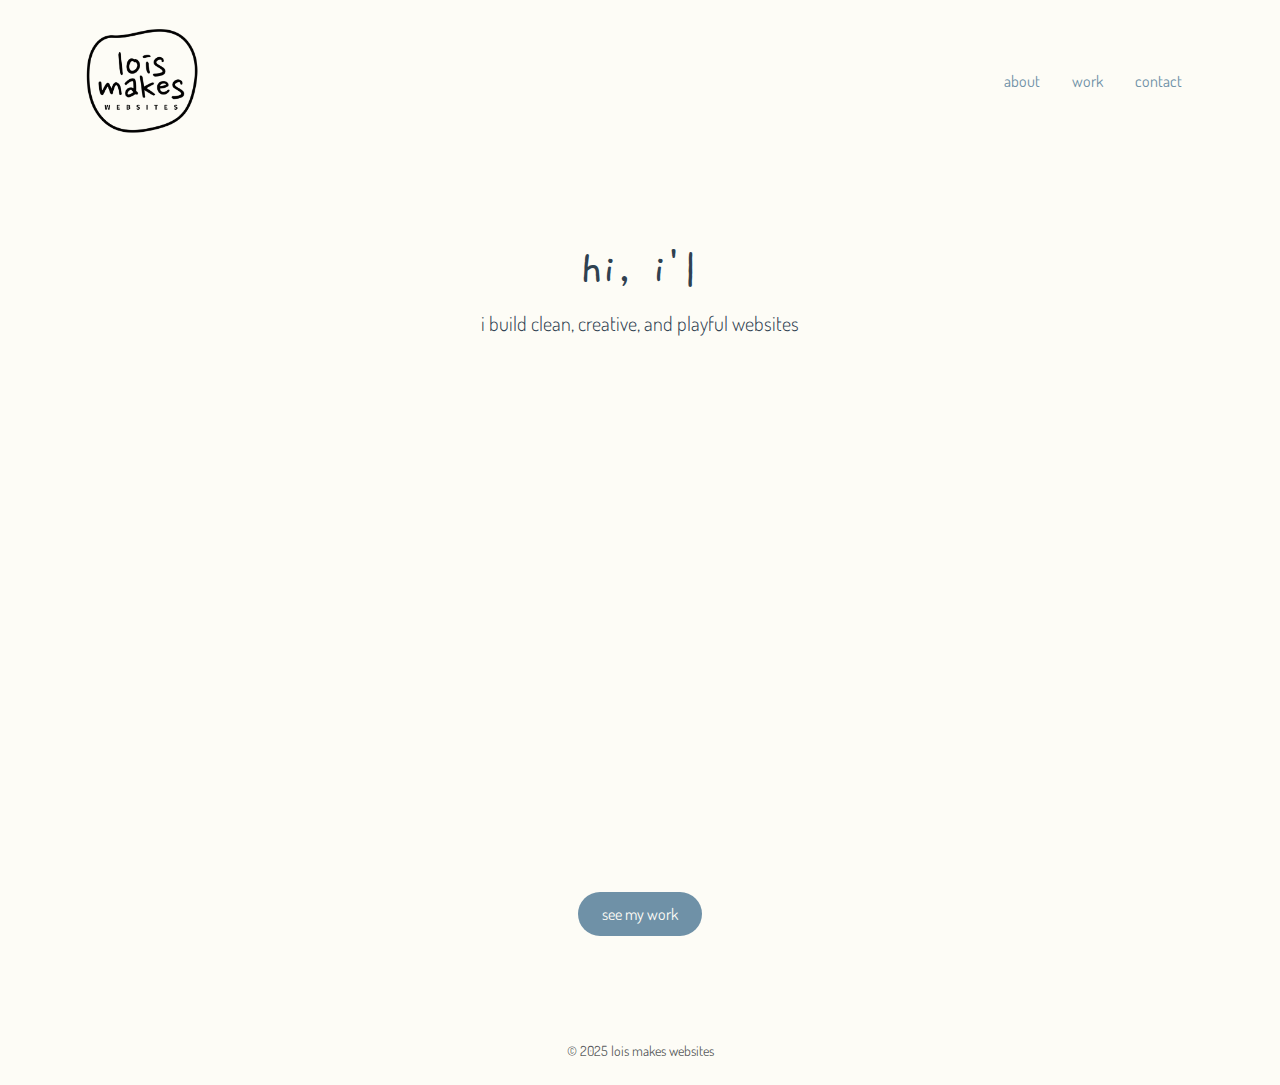
<file: index.html>
<!DOCTYPE html>
<html lang="en">
<head>
  <meta charset="UTF-8" />
  <meta name="viewport" content="width=device-width, initial-scale=1.0" />
  <title>Lois Makes Websites</title>

  <!-- Fonts -->
  <link rel="preconnect" href="https://fonts.googleapis.com">
  <link rel="preconnect" href="https://fonts.gstatic.com" crossorigin>
  <link href="https://fonts.googleapis.com/css2?family=Dosis:wght@300;500;700&family=Gaegu:wght@300;400;700&family=Nanum+Pen+Script&display=swap" rel="stylesheet">

  <!-- Bootstrap -->
  <link href="https://cdn.jsdelivr.net/npm/bootstrap@5.3.3/dist/css/bootstrap.min.css" rel="stylesheet">

  <!-- CSS -->
  <link rel="stylesheet" href="css/style.css">
</head>
<body>

  <!-- Navbar -->
  <nav class="navbar navbar-expand-md bg-transparent py-3">
    <div class="container">
        <a href="index.html" class="navbar-brand fw-bold">
            <img src="img/logoblack.png" alt="Lois Makes Websites logo" class="logo">
          </a>
      <button class="navbar-toggler" type="button" data-bs-toggle="collapse" data-bs-target="#navMenu">
        <span class="navbar-toggler-icon"></span>
      </button>
      <div class="collapse navbar-collapse text-center" id="navMenu">
        <ul class="navbar-nav ms-auto">
          <li class="nav-item"><a class="nav-link" href="about.html">about</a></li>
          <li class="nav-item"><a class="nav-link" href="work.html">work</a></li>
          <li class="nav-item"><a class="nav-link" href="contact.html">contact</a></li>
        </ul>
      </div>
    </div>
  </nav>

  <!-- Hero -->
  <section class="hero d-flex flex-column justify-content-center align-items-center text-center">
    <h1 id="typewriter" class="display-5 fw-normal mb-2"></h1>
    <p class="lead mb-4">i build clean, creative, and playful websites</p>
    

    <div class="spline-container">
      <!-- desktop Spline placeholder -->
      <iframe src='https://my.spline.design/untitled-sjdELeFOQEttJ8DPeNx562rm/' frameborder='0' width='1000px' height='500px'></iframe>
    </div>

    <a href="work.html" class="btn mt-4">see my work</a>
  </section>

  <footer class="text-center py-4 small text-muted">
    © 2025 lois makes websites
  </footer>

  <script src="https://cdn.jsdelivr.net/npm/bootstrap@5.3.3/dist/js/bootstrap.bundle.min.js"></script>
  <script>
    const text = "hi, i'm lois";
    const speed = 120; // typing speed (ms per character)
    let i = 0;
    function typeWriter() {
      if (i < text.length) {
        document.getElementById("typewriter").innerHTML += text.charAt(i);
        i++;
        setTimeout(typeWriter, speed);
      }
    }
    window.onload = typeWriter;
  </script>
</body>
</html>
</file>
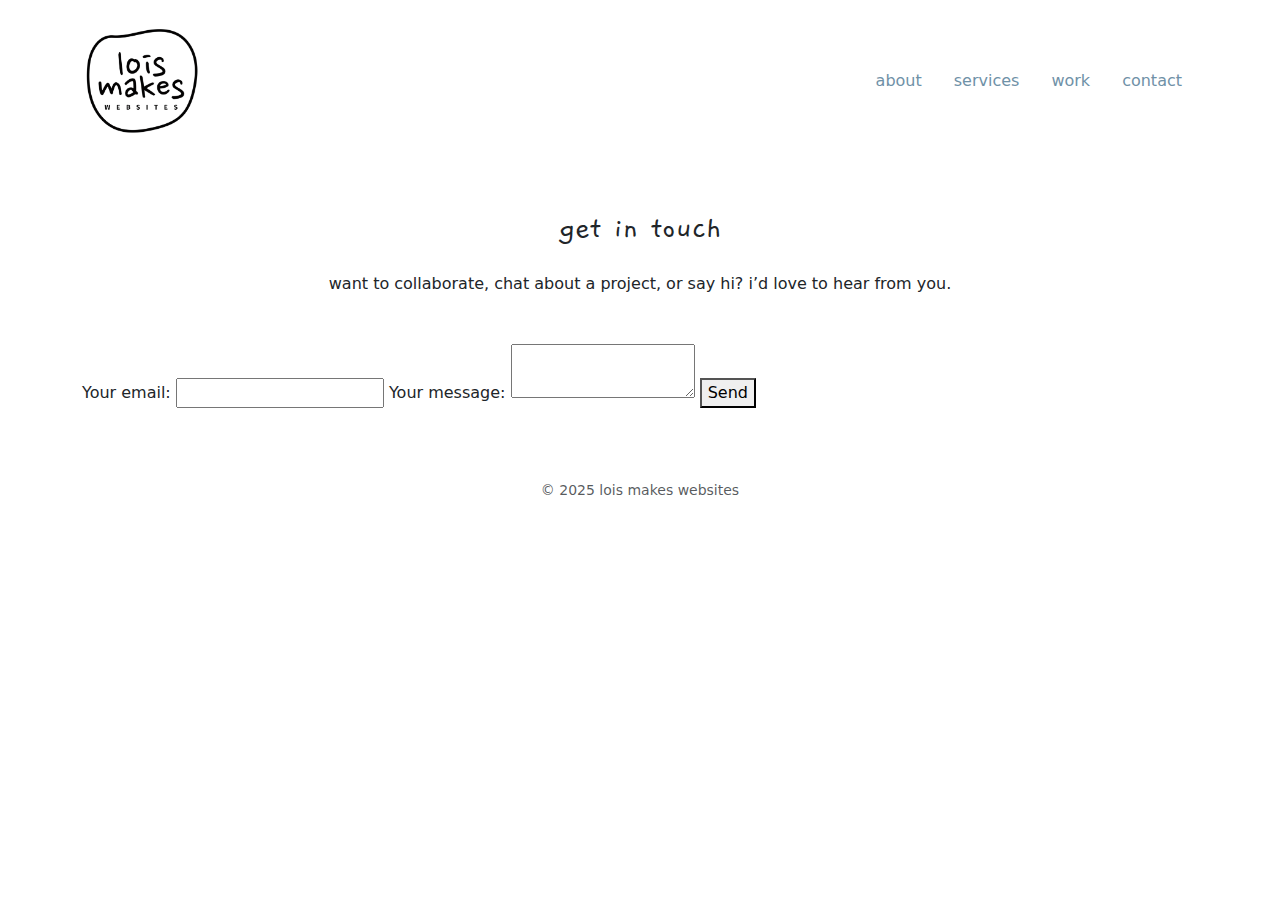
<file: contact.html>
<!DOCTYPE html>
<html lang="en">
<head>
  <meta charset="UTF-8" />
  <meta name="viewport" content="width=device-width, initial-scale=1.0" />
  <title>Contact | Lois Makes Websites</title>
  <link href="https://cdn.jsdelivr.net/npm/bootstrap@5.3.3/dist/css/bootstrap.min.css" rel="stylesheet">
  <link href="https://fonts.googleapis.com/css2?family=Dosis:wght@300;500;700&family=Gaegu:wght@300;400;700&family=Nanum+Pen+Script&display=swap" rel="stylesheet">
  <link rel="stylesheet" href="css/style.css">
  <link href="https://cdn.jsdelivr.net/npm/bootstrap@5.3.3/dist/css/bootstrap.min.css" rel="stylesheet">

</head>
<body>
  <nav class="navbar navbar-expand-md bg-transparent py-3">
    <div class="container">
        <a href="index.html" class="navbar-brand fw-bold">
            <img src="img/logoblack.png" alt="Lois Makes Websites logo" class="logo">
          </a>
          <button class="navbar-toggler" type="button" data-bs-toggle="collapse" data-bs-target="#navMenu" aria-controls="navMenu" aria-expanded="false" aria-label="Toggle navigation">
            <span class="navbar-toggler-icon"></span>
          </button>
          
          <div class="collapse navbar-collapse text-center" id="navMenu">

        <ul class="navbar-nav ms-auto">
          <li class="nav-item"><a class="nav-link" href="about.html">about</a></li>
          <li class="nav-item"><a class="nav-link" href="services.html">services</a></li>
          <li class="nav-item"><a class="nav-link" href="work.html">work</a></li>
          <li class="nav-item"><a class="nav-link" href="contact.html">contact</a></li>
        </ul>
      </div>
    </div>
  </nav>

  <section class="container py-5 contact">
    <h2 class="text-center mb-4">get in touch</h2>
    <p class="text-center mb-5">want to collaborate, chat about a project, or say hi? i’d love to hear from you.</p>

    <form
  action="https://formspree.io/f/xvgvrped"
  method="POST"
>
  <label>
    Your email:
    <input type="email" name="email">
  </label>
  <label>
    Your message:
    <textarea name="message"></textarea>
  </label>
  <!-- your other form fields go here -->
  <button type="submit">Send</button>
</form>
      
  </section>

  <footer class="text-center py-4 small text-muted">
    © 2025 lois makes websites
  </footer>
  <script src="https://cdn.jsdelivr.net/npm/bootstrap@5.3.3/dist/js/bootstrap.bundle.min.js"></script>

  <script>
    document.addEventListener("DOMContentLoaded", function() {
      const navbarCollapse = document.querySelector(".navbar-collapse");
      if (navbarCollapse && navbarCollapse.classList.contains("show")) {
        const bsCollapse = new bootstrap.Collapse(navbarCollapse, { toggle: false });
        bsCollapse.hide();
      }
    });
  </script>
</body>
</html>
</file>
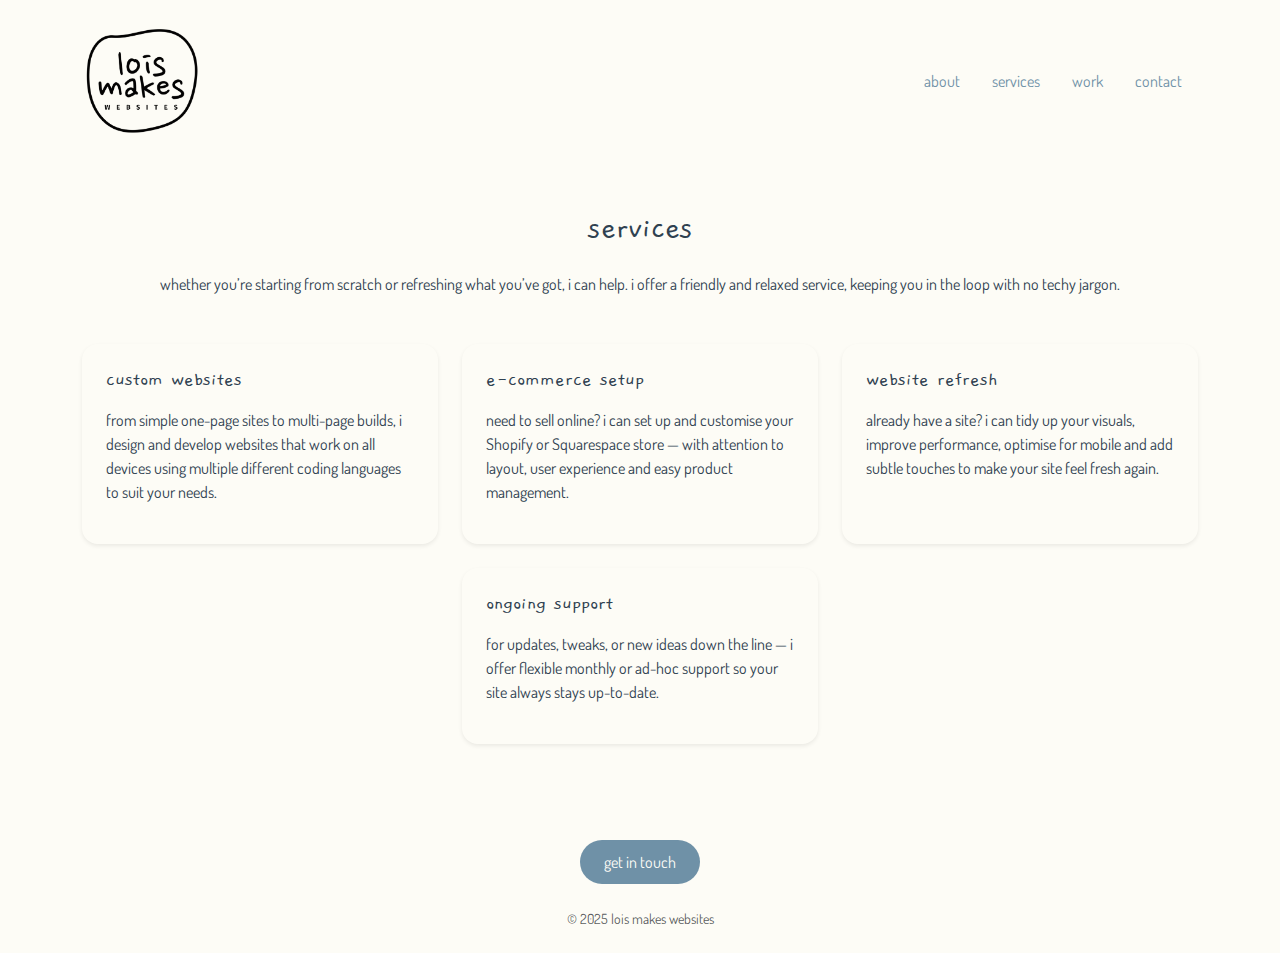
<file: services.html>
<!DOCTYPE html>
<html lang="en">
<head>
  <meta charset="UTF-8" />
  <meta name="viewport" content="width=device-width, initial-scale=1.0" />
  <title>Services | Lois Makes Websites</title>
  <link href="https://cdn.jsdelivr.net/npm/bootstrap@5.3.3/dist/css/bootstrap.min.css" rel="stylesheet">
  <link href="https://fonts.googleapis.com/css2?family=Dosis:wght@300;500;700&family=Gaegu:wght@300;400;700&family=Nanum+Pen+Script&display=swap" rel="stylesheet">
  <link rel="stylesheet" href="css/style.css">
</head>
<body>
  <!-- Navbar -->
  <nav class="navbar navbar-expand-md bg-transparent py-3">
    <div class="container">
      <a href="index.html" class="navbar-brand fw-bold">
        <img src="img/logoblack.png" alt="Lois Makes Websites logo" class="logo">
      </a>
      <div class="collapse navbar-collapse text-center show">
        <ul class="navbar-nav ms-auto">
          <li class="nav-item"><a class="nav-link" href="about.html">about</a></li>
          <li class="nav-item"><a class="nav-link" href="services.html">services</a></li>
          <li class="nav-item"><a class="nav-link" href="work.html">work</a></li>
          <li class="nav-item"><a class="nav-link" href="contact.html">contact</a></li>
        </ul>
      </div>
    </div>
  </nav>

  <!-- Services -->
  <section class="container py-5 services">
    <h2 class="text-center mb-4">services</h2>
    <p class="text-center mb-5">whether you’re starting from scratch or refreshing what you’ve got, i can help.
         i offer a friendly and relaxed service, keeping you in the loop with no techy jargon.</p>

    <div class="row justify-content-center g-4">
      <!-- Service 1 -->
      <div class="col-md-4">
        <div class="service-card p-4 rounded-4 shadow-sm h-100">
          <h5 class="mb-3">custom websites</h5>
          <p>from simple one-page sites to multi-page builds, i design and develop websites that work on all devices using multiple different coding languages to suit your needs.</p>
        </div>
      </div>

      <!-- Service 2 -->
      <div class="col-md-4">
        <div class="service-card p-4 rounded-4 shadow-sm h-100">
          <h5 class="mb-3">e-commerce setup</h5>
          <p>need to sell online? i can set up and customise your Shopify or Squarespace store — with attention to layout, user experience and easy product management.</p>
        </div>
      </div>

      <!-- Service 3 -->
      <div class="col-md-4">
        <div class="service-card p-4 rounded-4 shadow-sm h-100">
          <h5 class="mb-3">website refresh</h5>
          <p>already have a site? i can tidy up your visuals, improve performance, optimise for mobile and add subtle touches to make your site feel fresh again.</p>
        </div>
      </div>

      <!-- Service 4 -->
      <div class="col-md-4">
        <div class="service-card p-4 rounded-4 shadow-sm h-100">
          <h5 class="mb-3">ongoing support</h5>
          <p>for updates, tweaks, or new ideas down the line — i offer flexible monthly or ad-hoc support so your site always stays up-to-date.</p>
        </div>
      </div>
    </div>
  </section>

  <div class="text-center mt-5">
    <a href="contact.html" class="btn">get in touch</a>
  </div>
  

  <footer class="text-center py-4 small text-muted">
    © 2025 lois makes websites
  </footer>
  <script src="https://cdn.jsdelivr.net/npm/bootstrap@5.3.3/dist/js/bootstrap.bundle.min.js"></script>

  <script>
    // Close mobile navbar when a link is clicked
    const navLinks = document.querySelectorAll('.nav-link');
    const navbarCollapse = document.querySelector('.navbar-collapse');
  
    navLinks.forEach(link => {
      link.addEventListener('click', () => {
        if (navbarCollapse.classList.contains('show')) {
          const bsCollapse = new bootstrap.Collapse(navbarCollapse);
          bsCollapse.hide();
        }
      });
    });
  </script>
</body>
</html>
</file>
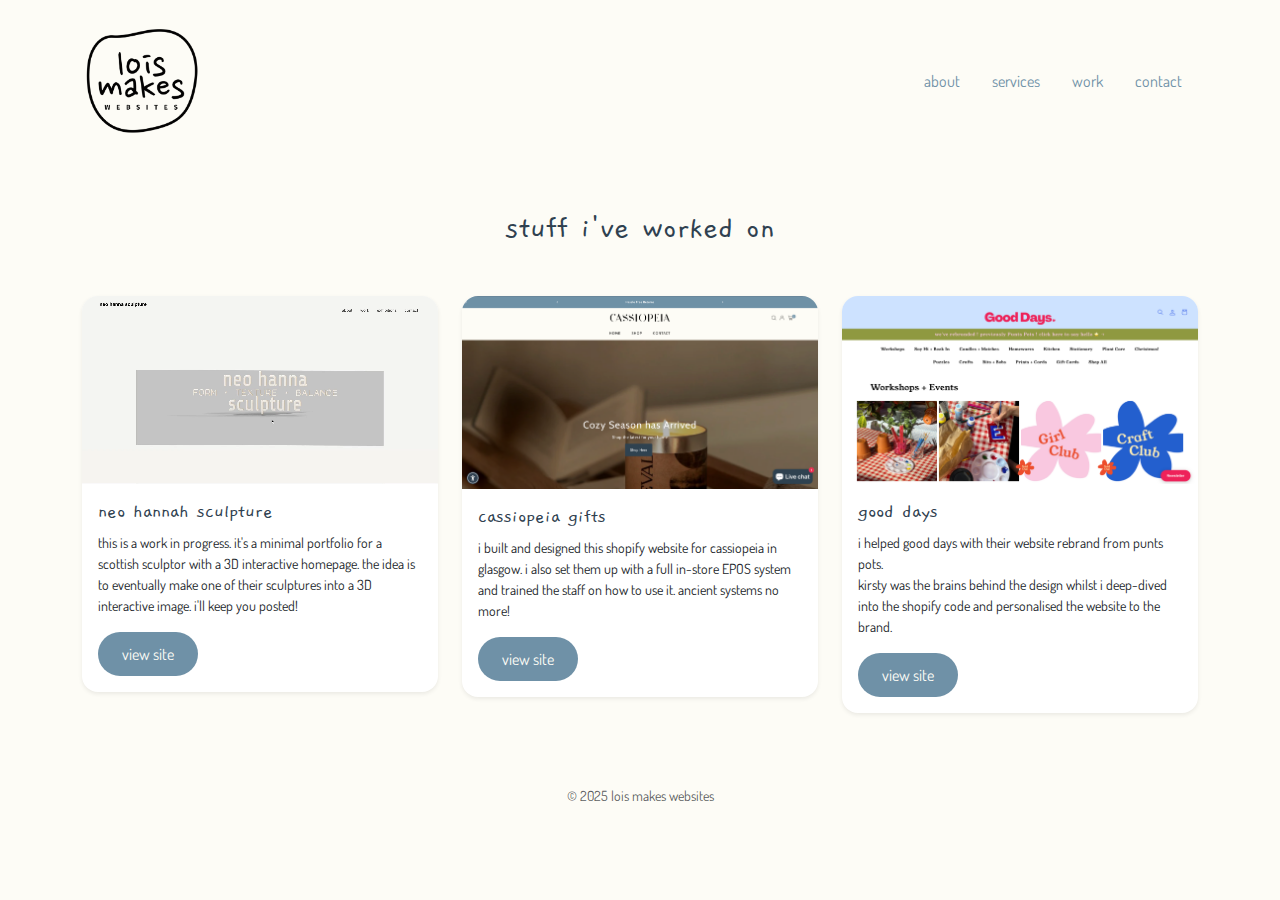
<file: work.html>
<!DOCTYPE html>
<html lang="en">
<head>
  <meta charset="UTF-8" />
  <meta name="viewport" content="width=device-width, initial-scale=1.0" />
  <title>Work | Lois Makes Websites</title>
  <link href="https://cdn.jsdelivr.net/npm/bootstrap@5.3.3/dist/css/bootstrap.min.css" rel="stylesheet">
  <link href="https://fonts.googleapis.com/css2?family=Dosis:wght@300;500;700&family=Gaegu:wght@300;400;700&family=Nanum+Pen+Script&display=swap" rel="stylesheet">
  <link rel="stylesheet" href="css/style.css">
 

</head>
<body>
  <nav class="navbar navbar-expand-md bg-transparent py-3">
    <div class="container">
        <a href="index.html" class="navbar-brand fw-bold">
            <img src="img/logoblack.png" alt="Lois Makes Websites logo" class="logo">
          </a>
          <button class="navbar-toggler" type="button" data-bs-toggle="collapse" data-bs-target="#navMenu" aria-controls="navMenu" aria-expanded="false" aria-label="Toggle navigation">
            <span class="navbar-toggler-icon"></span>
          </button>
          
          <div class="collapse navbar-collapse text-center" id="navMenu">

        <ul class="navbar-nav ms-auto">
          <li class="nav-item"><a class="nav-link" href="about.html">about</a></li>
          <li class="nav-item"><a class="nav-link" href="services.html">services</a></li>
          <li class="nav-item"><a class="nav-link" href="work.html">work</a></li>
          <li class="nav-item"><a class="nav-link" href="contact.html">contact</a></li>
        </ul>
      </div>
    </div>
  </nav>

  <section class="container py-5 work">
    <h2 class="text-center mb-5">stuff i've worked on</h2>

    <div class="row g-4">
      <div class="col-md-4">
        <div class="card border-0 shadow-sm rounded-4">
            <video class="card-img-top rounded-top-4" autoplay muted loop playsinline>
                <source src="videos/neo-hanna.mp4" type="video/mp4">
                Your browser does not support the video tag.
              </video>
          <div class="card-body">
            <h5 class="card-title">neo hannah sculpture</h5>
            <p class="card-text small">this is a work in progress. it's a minimal portfolio for a scottish sculptor with a 3D interactive homepage. the idea is to eventually make one of their sculptures into a 3D interactive image. i'll keep you posted!</p>
            <a href="#" class="btn">view site</a>
          </div>
        </div>
      </div>

      <div class="col-md-4">
        <div class="card border-0 shadow-sm rounded-4">
          <img src="img/cassiopeia.png" class="card-img-top rounded-top-4" alt="Cassiopeia Website">
          <div class="card-body">
            <h5 class="card-title">cassiopeia gifts</h5>
            <p class="card-text small">i built and designed this shopify website for cassiopeia in glasgow. i also set them up with a full in-store EPOS system and trained the staff on how to use it. ancient systems no more! </p>
            <a href="http://www.cassiopeiagifts.co.uk" class="btn" target="_blank">view site</a>
          </div>
        </div>
      </div>

      <div class="col-md-4">
        <div class="card border-0 shadow-sm rounded-4">
          <img src="img/good-days.png" class="card-img-top rounded-top-4" alt="Good Days Website">
          <div class="card-body">
            <h5 class="card-title">good days</h5>
            <p class="card-text small">i helped good days with their website rebrand from punts pots.</br> kirsty was the brains behind the design whilst i deep-dived into the shopify code and personalised the website to the brand.</p>
            <a href="http://www.good-days.co.uk" class="btn" target="_blank">view site</a>
          </div>
        </div>
      </div>
    </div>
  </section>


  <footer class="text-center py-4 small text-muted">
    © 2025 lois makes websites
  </footer>
  <script src="https://cdn.jsdelivr.net/npm/bootstrap@5.3.3/dist/js/bootstrap.bundle.min.js"></script>

  <script>
    document.addEventListener("DOMContentLoaded", function() {
      const navbarCollapse = document.querySelector(".navbar-collapse");
      if (navbarCollapse && navbarCollapse.classList.contains("show")) {
        const bsCollapse = new bootstrap.Collapse(navbarCollapse, { toggle: false });
        bsCollapse.hide();
      }
    });
  </script>
</body>
</html>
</file>
<file: css/style.css>
body {
    background-color: #fdfcf6;
    font-family: "Dosis", sans-serif;
    color: #2f4150;
  }

  .logo {
    width: 120px;
    transition: ease-in-out 0.3s;
  }

  .logo:hover {
    transform: scale(1.1);
    cursor: pointer;
  }
  
  h1, h2, h5 {
    font-family: "Gaegu", sans-serif;
    color: #2f4150;
  }
  
  .navbar-brand {
    font-family: "Nanum Pen Script", cursive;
    font-size: 1.8rem;
    color: #2f4150 !important;
  }
  
  .nav-link {
    font-size: 1rem;
    color: #6f91a7 !important;
    margin: 0 8px;
    transition: all 0.2s ease;
  }
  
  .nav-link:hover {
    color: #2f4150 !important;
  }
  
  .btn {
    background-color: #6f91a7;
    color: #fdfcf6;
    border: none;
    border-radius: 40px;
    padding: 10px 24px;
    font-family: "Dosis", sans-serif;
    transition: all 0.3s ease;
  }
  
  .btn:hover {
    background-color: #2f4150;
    color: #fdfcf6;
  }
  
  .hero {
    padding: 80px 20px;
  }
  
  .spline-container iframe {
    max-width: 600px;
    border-radius: 20px;
    
  }

  @media (max-width: 992px) { 

    body{
     max-width: 100%;
    }

    .spline-container iframe {
        max-width: 90%;
        height: 320px;
    }

    .logo {
        width: 80px;
    }
  }

  @media (max-width: 768px) {
    .spline-container iframe {
        max-width: 90%;
        height: 240px;
    }
  }
    
  
  
  .card-title {
    font-family: "Gaegu", sans-serif;
    color: #2f4150;
  }

  #typewriter::after {
    content: '|';
    animation: blink 1s infinite;
  }
  
  @keyframes blink {
    50% { opacity: 0; }
  }
  
  
  footer {
    background: none;
  }
</file>
